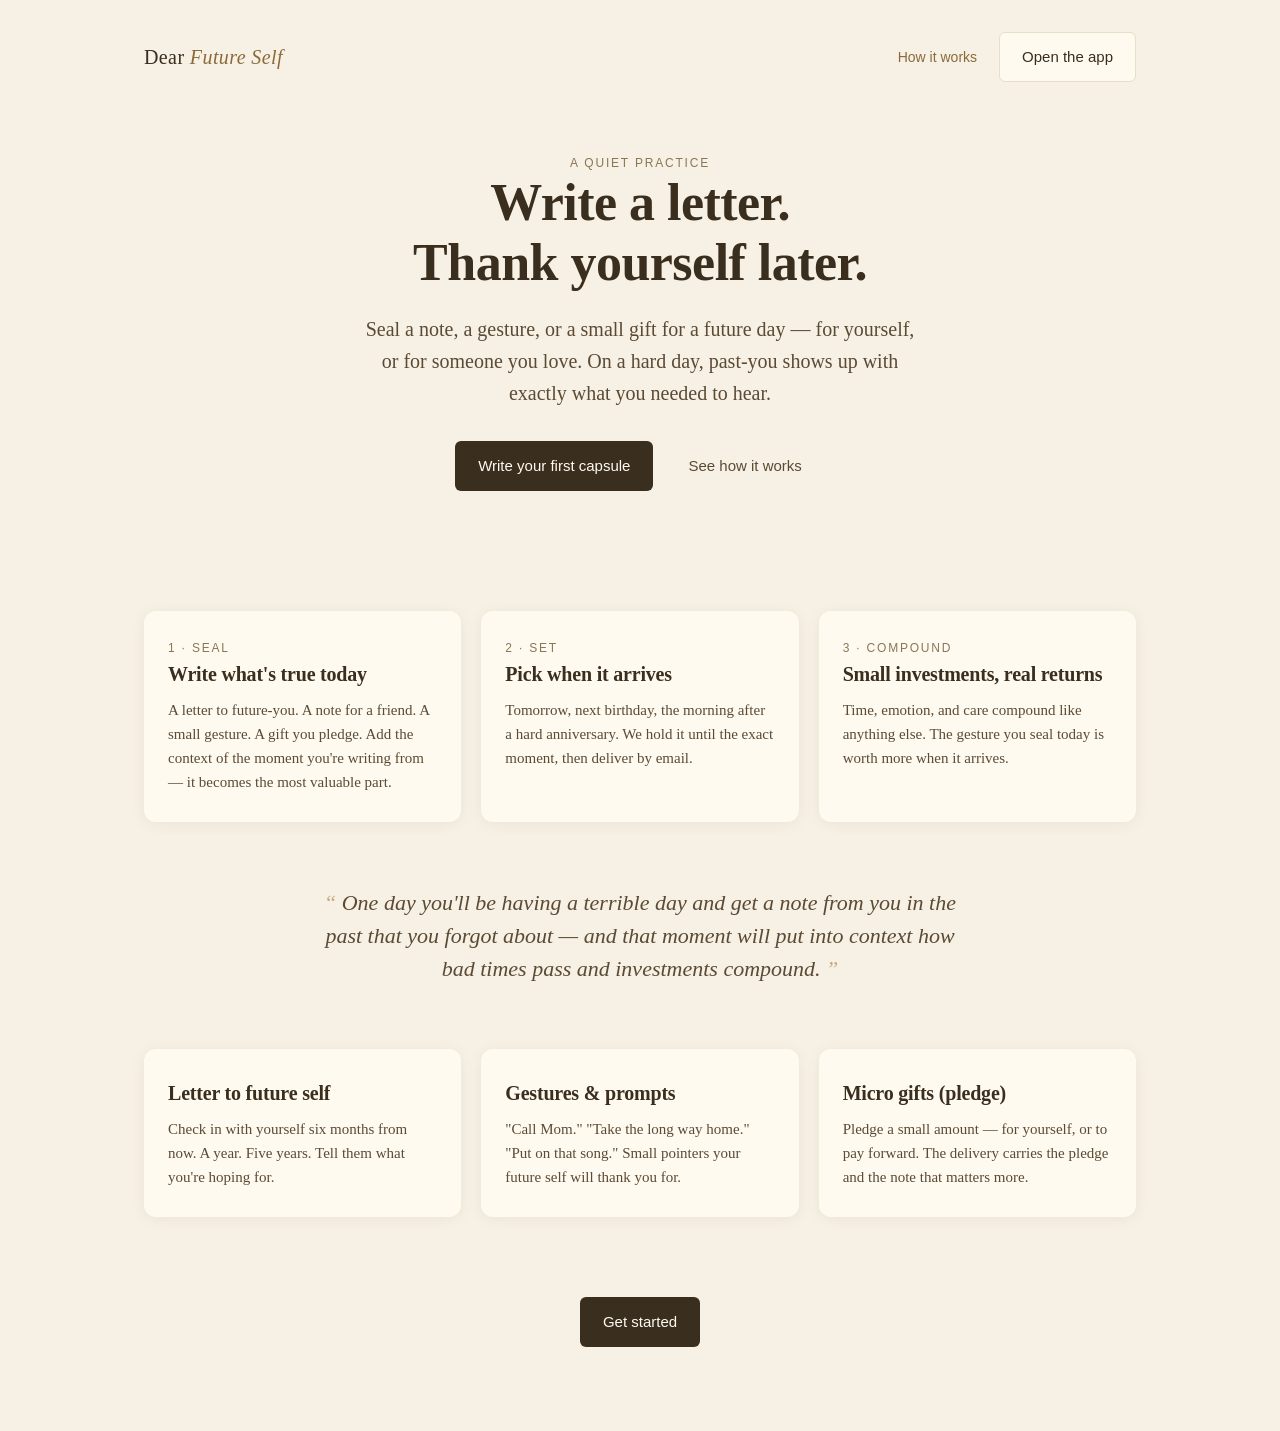
<file: public/index.html>
<!doctype html>
<html lang="en">
<head>
  <meta charset="utf-8" />
  <meta name="viewport" content="width=device-width, initial-scale=1" />
  <title>Dear Future Self — send yourself forward</title>
  <meta name="description" content="Write a letter, pledge a small gift, set a gesture — and have it arrive on a day you'll need it." />
  <link rel="stylesheet" href="./css/styles.css" />
</head>
<body>
  <div class="site">
    <nav class="nav">
      <div class="brand">Dear <em>Future Self</em></div>
      <div class="links">
        <a href="#how">How it works</a>
        <a href="./app.html" class="btn btn-secondary">Open the app</a>
      </div>
    </nav>

    <section class="hero">
      <div class="eyebrow">A quiet practice</div>
      <h1>Write a letter.<br/>Thank yourself later.</h1>
      <p class="lede">
        Seal a note, a gesture, or a small gift for a future day — for yourself,
        or for someone you love. On a hard day, past-you shows up with exactly what
        you needed to hear.
      </p>
      <div class="cta-row">
        <a href="./app.html" class="btn btn-primary">Write your first capsule</a>
        <a href="#how" class="btn btn-ghost">See how it works</a>
      </div>
    </section>

    <section id="how" class="grid-3">
      <div class="feature">
        <div class="eyebrow">1 · Seal</div>
        <h3>Write what's true today</h3>
        <p>A letter to future-you. A note for a friend. A small gesture. A gift you pledge. Add the context of the moment you're writing from — it becomes the most valuable part.</p>
      </div>
      <div class="feature">
        <div class="eyebrow">2 · Set</div>
        <h3>Pick when it arrives</h3>
        <p>Tomorrow, next birthday, the morning after a hard anniversary. We hold it until the exact moment, then deliver by email.</p>
      </div>
      <div class="feature">
        <div class="eyebrow">3 · Compound</div>
        <h3>Small investments, real returns</h3>
        <p>Time, emotion, and care compound like anything else. The gesture you seal today is worth more when it arrives.</p>
      </div>
    </section>

    <blockquote class="quote">
      One day you'll be having a terrible day and get a note from you in the past
      that you forgot about — and that moment will put into context how bad times
      pass and investments compound.
    </blockquote>

    <section class="grid-3" style="margin-bottom:80px;">
      <div class="feature">
        <h3>Letter to future self</h3>
        <p>Check in with yourself six months from now. A year. Five years. Tell them what you're hoping for.</p>
      </div>
      <div class="feature">
        <h3>Gestures & prompts</h3>
        <p>"Call Mom." "Take the long way home." "Put on that song." Small pointers your future self will thank you for.</p>
      </div>
      <div class="feature">
        <h3>Micro gifts (pledge)</h3>
        <p>Pledge a small amount — for yourself, or to pay forward. The delivery carries the pledge and the note that matters more.</p>
      </div>
    </section>

    <div class="center" style="margin-bottom:60px;">
      <a href="./app.html" class="btn btn-primary">Get started</a>
    </div>
  </div>
</body>
</html>
</file>
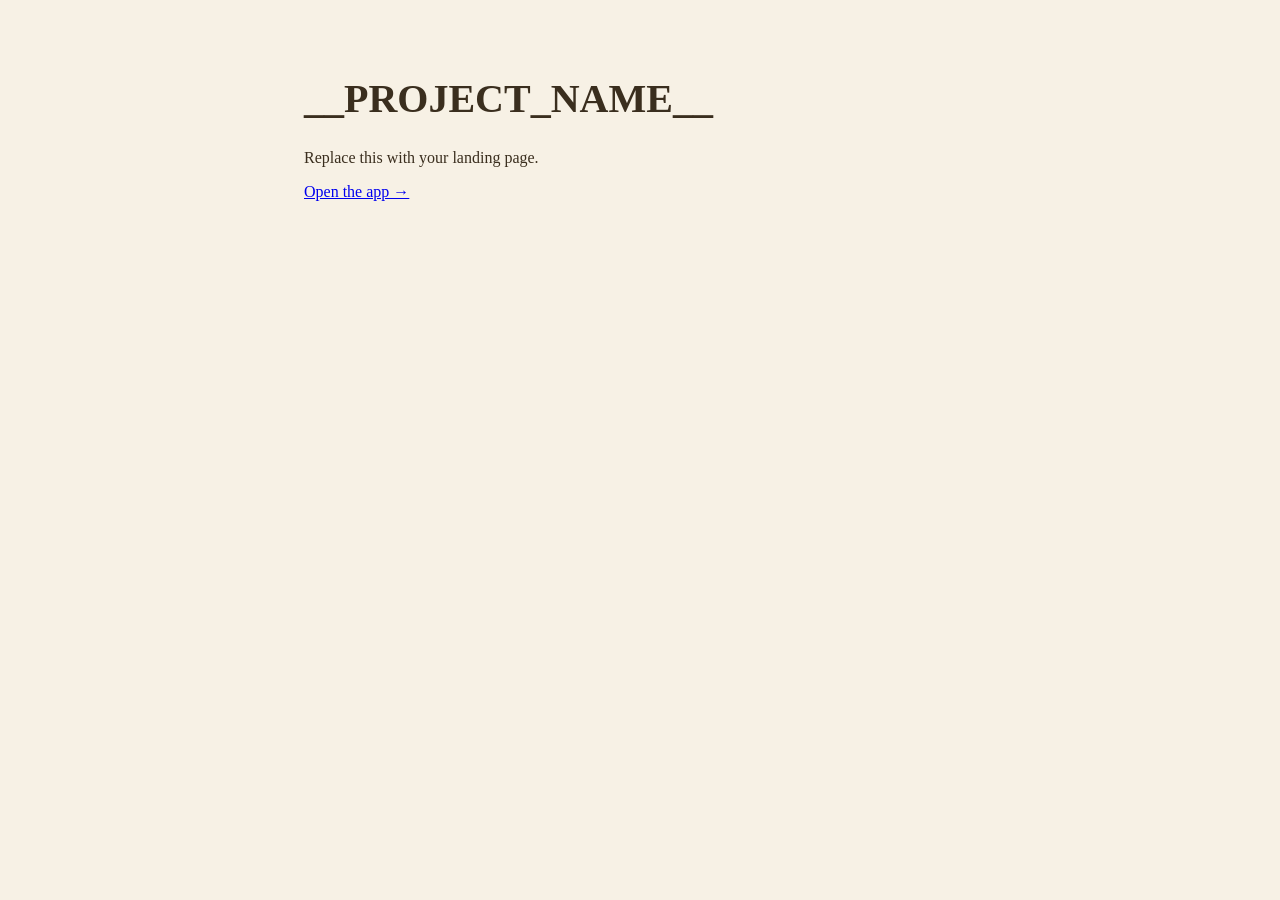
<file: templates/supabase-netlify-starter/public/index.html>
<!doctype html>
<html lang="en">
<head>
  <meta charset="utf-8" />
  <meta name="viewport" content="width=device-width, initial-scale=1" />
  <title>__PROJECT_NAME__</title>
  <link rel="stylesheet" href="./css/styles.css" />
</head>
<body>
  <main class="wrap">
    <h1>__PROJECT_NAME__</h1>
    <p>Replace this with your landing page.</p>
    <p><a href="./app.html">Open the app →</a></p>
  </main>
</body>
</html>
</file>
<file: public/css/styles.css>
/* Dear Future Self — warm & reflective */
:root {
  --bg: #f7f1e5;
  --bg-card: #fffaf0;
  --bg-inset: #fbf7ef;
  --accent: #c7a97a;
  --accent-deep: #8a6a3a;
  --ink: #3a2e1e;
  --ink-soft: #5b4a34;
  --ink-muted: #8a7654;
  --line: #e8dec9;
  --danger: #a34a32;
  --success: #5e7a4a;
  --radius: 12px;
  --radius-sm: 6px;
  --shadow: 0 2px 14px rgba(90, 70, 40, 0.08);
  --shadow-lift: 0 6px 20px rgba(90, 70, 40, 0.12);
  --serif: "Georgia", "Iowan Old Style", "Times New Roman", serif;
  --sans: -apple-system, BlinkMacSystemFont, "Inter", "Segoe UI", sans-serif;
}

* { box-sizing: border-box; }

html, body {
  margin: 0;
  padding: 0;
  background: var(--bg);
  color: var(--ink);
  font-family: var(--serif);
  font-size: 17px;
  line-height: 1.6;
  -webkit-font-smoothing: antialiased;
}

a { color: var(--accent-deep); text-decoration: none; }
a:hover { text-decoration: underline; }

h1, h2, h3 { font-family: var(--serif); color: var(--ink); font-weight: 600; letter-spacing: -0.01em; }
h1 { font-size: 44px; line-height: 1.15; margin: 0 0 20px; }
h2 { font-size: 28px; margin: 0 0 16px; }
h3 { font-size: 20px; margin: 0 0 12px; }

.eyebrow {
  font-family: var(--sans);
  font-size: 12px;
  text-transform: uppercase;
  letter-spacing: 0.15em;
  color: var(--ink-muted);
  font-weight: 500;
}

/* ---------- Layout ---------- */
.site {
  max-width: 1040px;
  margin: 0 auto;
  padding: 24px;
}

.nav {
  display: flex;
  align-items: center;
  justify-content: space-between;
  padding: 8px 0 32px;
}
.nav .brand {
  font-family: var(--serif);
  font-size: 20px;
  color: var(--ink);
  letter-spacing: 0.02em;
}
.nav .brand em { font-style: italic; color: var(--accent-deep); }
.nav .links { display: flex; gap: 22px; align-items: center; font-family: var(--sans); font-size: 14px; }

/* ---------- Hero / landing ---------- */
.hero {
  padding: 40px 0 80px;
  text-align: center;
  max-width: 720px;
  margin: 0 auto;
}
.hero h1 { font-size: 52px; }
.hero .lede { font-size: 20px; color: var(--ink-soft); margin: 0 auto 32px; max-width: 560px; }
.hero .cta-row { display: flex; gap: 12px; justify-content: center; flex-wrap: wrap; }

.grid-3 {
  display: grid;
  grid-template-columns: repeat(3, 1fr);
  gap: 20px;
  margin: 40px 0;
}
@media (max-width: 720px) { .grid-3 { grid-template-columns: 1fr; } }

.feature {
  background: var(--bg-card);
  padding: 28px 24px;
  border-radius: var(--radius);
  box-shadow: var(--shadow);
}
.feature h3 { margin-bottom: 8px; }
.feature p { color: var(--ink-soft); margin: 0; font-size: 15px; }

.quote {
  font-family: var(--serif);
  font-style: italic;
  font-size: 22px;
  color: var(--ink-soft);
  text-align: center;
  max-width: 640px;
  margin: 64px auto;
  line-height: 1.5;
}
.quote::before, .quote::after { color: var(--accent); }
.quote::before { content: "\201C"; }
.quote::after { content: "\201D"; }

/* ---------- Buttons ---------- */
.btn {
  display: inline-flex;
  align-items: center;
  justify-content: center;
  padding: 12px 22px;
  font-family: var(--sans);
  font-size: 15px;
  font-weight: 500;
  border-radius: var(--radius-sm);
  border: 1px solid transparent;
  cursor: pointer;
  transition: transform 0.05s ease, box-shadow 0.15s ease, background 0.15s ease;
  text-decoration: none;
}
.btn:hover { text-decoration: none; transform: translateY(-1px); }
.btn-primary { background: var(--ink); color: #fffaf0; }
.btn-primary:hover { background: #1e160b; box-shadow: var(--shadow-lift); }
.btn-secondary { background: var(--bg-card); color: var(--ink); border-color: var(--line); }
.btn-secondary:hover { background: #fff; }
.btn-ghost { background: transparent; color: var(--ink-soft); }
.btn-ghost:hover { color: var(--ink); }
.btn-danger { background: transparent; color: var(--danger); border-color: transparent; }

/* ---------- Forms ---------- */
.card {
  background: var(--bg-card);
  border-radius: var(--radius);
  padding: 32px;
  box-shadow: var(--shadow);
}

.field { margin-bottom: 20px; }
.field label {
  display: block;
  font-family: var(--sans);
  font-size: 13px;
  font-weight: 500;
  color: var(--ink-soft);
  margin-bottom: 6px;
  text-transform: uppercase;
  letter-spacing: 0.08em;
}
.field .hint {
  font-family: var(--sans);
  font-size: 13px;
  color: var(--ink-muted);
  margin-top: 6px;
}

input[type="text"],
input[type="email"],
input[type="url"],
input[type="number"],
input[type="datetime-local"],
textarea,
select {
  width: 100%;
  padding: 12px 14px;
  font-family: var(--serif);
  font-size: 16px;
  color: var(--ink);
  background: var(--bg-inset);
  border: 1px solid var(--line);
  border-radius: var(--radius-sm);
  outline: none;
  transition: border-color 0.15s, box-shadow 0.15s;
}
input:focus, textarea:focus, select:focus {
  border-color: var(--accent);
  box-shadow: 0 0 0 3px rgba(199, 169, 122, 0.2);
}
textarea { resize: vertical; min-height: 160px; line-height: 1.6; }

.row-2 { display: grid; grid-template-columns: 1fr 1fr; gap: 16px; }
@media (max-width: 560px) { .row-2 { grid-template-columns: 1fr; } }

/* ---------- Type picker ---------- */
.type-grid {
  display: grid;
  grid-template-columns: repeat(auto-fit, minmax(150px, 1fr));
  gap: 12px;
  margin-bottom: 24px;
}
.type-tile {
  background: var(--bg-inset);
  border: 1px solid var(--line);
  border-radius: var(--radius-sm);
  padding: 16px 12px;
  text-align: center;
  cursor: pointer;
  transition: all 0.15s;
  font-family: var(--sans);
}
.type-tile:hover { border-color: var(--accent); }
.type-tile.active {
  border-color: var(--accent-deep);
  background: #fcf3e0;
  box-shadow: 0 0 0 2px rgba(199, 169, 122, 0.2);
}
.type-tile .icon { font-size: 24px; margin-bottom: 6px; font-family: var(--serif); color: var(--accent-deep); }
.type-tile .label { font-size: 13px; font-weight: 500; color: var(--ink); }
.type-tile .sub { font-size: 11px; color: var(--ink-muted); margin-top: 2px; }

/* ---------- Capsule list ---------- */
.capsule-list { display: flex; flex-direction: column; gap: 14px; }
.capsule-item {
  background: var(--bg-card);
  border-radius: var(--radius);
  padding: 20px 22px;
  box-shadow: var(--shadow);
  display: grid;
  grid-template-columns: 60px 1fr auto;
  gap: 18px;
  align-items: center;
}
.capsule-item .when {
  text-align: center;
  font-family: var(--serif);
}
.capsule-item .when .day {
  font-size: 22px;
  color: var(--ink);
  font-weight: 600;
}
.capsule-item .when .mon {
  font-size: 11px;
  text-transform: uppercase;
  letter-spacing: 0.1em;
  color: var(--ink-muted);
  margin-top: 2px;
}
.capsule-item .meta {
  font-family: var(--sans);
  font-size: 12px;
  color: var(--ink-muted);
  text-transform: uppercase;
  letter-spacing: 0.1em;
  margin-bottom: 4px;
}
.capsule-item .title {
  font-family: var(--serif);
  font-size: 18px;
  color: var(--ink);
  margin-bottom: 2px;
}
.capsule-item .preview {
  font-size: 14px;
  color: var(--ink-soft);
  overflow: hidden;
  text-overflow: ellipsis;
  display: -webkit-box;
  -webkit-line-clamp: 1;
  -webkit-box-orient: vertical;
}
.capsule-item .status {
  font-family: var(--sans);
  font-size: 12px;
  padding: 4px 10px;
  border-radius: 999px;
}
.status-scheduled { background: #f5ead7; color: var(--accent-deep); }
.status-delivered { background: #e3ecd7; color: var(--success); }
.status-failed { background: #f7dcd2; color: var(--danger); }
.status-cancelled { background: #ece6d8; color: var(--ink-muted); }

.empty {
  text-align: center;
  padding: 48px 24px;
  color: var(--ink-muted);
  font-style: italic;
}

/* ---------- Tabs ---------- */
.tabs {
  display: flex;
  gap: 4px;
  margin-bottom: 24px;
  border-bottom: 1px solid var(--line);
}
.tab {
  font-family: var(--sans);
  font-size: 14px;
  padding: 10px 18px;
  cursor: pointer;
  color: var(--ink-muted);
  border-bottom: 2px solid transparent;
  margin-bottom: -1px;
  background: none;
  border-left: none;
  border-right: none;
  border-top: none;
}
.tab:hover { color: var(--ink); }
.tab.active { color: var(--ink); border-bottom-color: var(--accent-deep); font-weight: 500; }

/* ---------- Banner ---------- */
.banner {
  background: #fcf3e0;
  border: 1px solid #e8d5a8;
  color: var(--ink-soft);
  padding: 12px 18px;
  border-radius: var(--radius-sm);
  font-family: var(--sans);
  font-size: 14px;
  margin-bottom: 24px;
}
.banner code { background: #fffaf0; padding: 2px 6px; border-radius: 3px; font-size: 12px; }

/* ---------- Modal ---------- */
.modal-backdrop {
  position: fixed; inset: 0;
  background: rgba(40, 30, 20, 0.45);
  display: none;
  align-items: center; justify-content: center;
  z-index: 50;
  padding: 20px;
}
.modal-backdrop.open { display: flex; }
.modal {
  background: var(--bg-card);
  max-width: 640px; width: 100%;
  max-height: 90vh; overflow-y: auto;
  border-radius: var(--radius);
  padding: 32px;
  box-shadow: var(--shadow-lift);
}
.modal .close {
  float: right;
  background: none; border: none; cursor: pointer;
  font-size: 22px; color: var(--ink-muted);
}

/* ---------- Utility ---------- */
.stack > * + * { margin-top: 16px; }
.row { display: flex; gap: 12px; align-items: center; }
.row.end { justify-content: flex-end; }
.spacer { flex: 1; }
.hidden { display: none !important; }
.muted { color: var(--ink-muted); }
.small { font-size: 13px; font-family: var(--sans); }
.center { text-align: center; }

/* ---------- Top nav tabs (Capsules / Pins) ---------- */
.topnav {
  display: flex;
  gap: 4px;
  margin-bottom: 28px;
  padding-bottom: 2px;
  border-bottom: 1px solid var(--line);
}
.topnav .topnav-link {
  font-family: var(--sans);
  font-size: 15px;
  padding: 10px 18px;
  cursor: pointer;
  color: var(--ink-muted);
  border-bottom: 2px solid transparent;
  margin-bottom: -1px;
  background: none;
  border-left: none;
  border-right: none;
  border-top: none;
  text-decoration: none;
}
.topnav .topnav-link:hover { color: var(--ink); text-decoration: none; }
.topnav .topnav-link.active { color: var(--ink); border-bottom-color: var(--accent-deep); font-weight: 500; }

/* ---------- Tag chips ---------- */
.chips {
  display: flex;
  flex-wrap: wrap;
  gap: 6px;
  padding: 8px;
  background: var(--bg-inset);
  border: 1px solid var(--line);
  border-radius: var(--radius-sm);
  min-height: 44px;
  align-items: center;
}
.chip {
  background: #f5ead7;
  color: var(--accent-deep);
  padding: 4px 10px;
  border-radius: 999px;
  font-family: var(--sans);
  font-size: 13px;
  display: inline-flex;
  align-items: center;
  gap: 6px;
}
.chip .x {
  cursor: pointer;
  color: var(--ink-muted);
  font-weight: 700;
  margin-left: 2px;
  line-height: 1;
}
.chip .x:hover { color: var(--danger); }
.chips input {
  flex: 1;
  min-width: 120px;
  border: none;
  background: transparent;
  outline: none;
  padding: 4px 6px;
  font-family: var(--serif);
  font-size: 15px;
}

/* ---------- Sentiment picker ---------- */
.sentiment-row { display: flex; gap: 10px; }
.sentiment-opt {
  flex: 1;
  padding: 10px;
  background: var(--bg-inset);
  border: 1px solid var(--line);
  border-radius: var(--radius-sm);
  cursor: pointer;
  font-family: var(--sans);
  font-size: 14px;
  text-align: center;
  transition: all 0.15s;
}
.sentiment-opt:hover { border-color: var(--accent); }
.sentiment-opt.active {
  border-color: var(--accent-deep);
  background: #fcf3e0;
  box-shadow: 0 0 0 2px rgba(199, 169, 122, 0.2);
}

/* ---------- Location widget ---------- */
.location-row {
  display: flex;
  gap: 8px;
  align-items: center;
  flex-wrap: wrap;
}
.location-row input { flex: 1; min-width: 180px; }
.loc-status {
  font-family: var(--sans);
  font-size: 13px;
  color: var(--ink-muted);
  margin-top: 6px;
}
.loc-status.ok { color: var(--success); }
.loc-status.err { color: var(--danger); }

/* ---------- Pin item ---------- */
.pin-item {
  background: var(--bg-card);
  border-radius: var(--radius);
  padding: 18px 20px;
  box-shadow: var(--shadow);
  cursor: pointer;
  transition: transform 0.08s, box-shadow 0.15s;
}
.pin-item:hover { transform: translateY(-1px); box-shadow: var(--shadow-lift); }
.pin-item .pin-head {
  display: flex;
  align-items: center;
  gap: 10px;
  margin-bottom: 6px;
}
.pin-item .pin-sentiment {
  width: 22px; height: 22px;
  border-radius: 50%;
  display: inline-flex; align-items: center; justify-content: center;
  font-size: 13px;
  flex-shrink: 0;
}
.pin-sentiment.positive { background: #e3ecd7; color: var(--success); }
.pin-sentiment.negative { background: #f7dcd2; color: var(--danger); }
.pin-sentiment.neutral { background: var(--bg-inset); color: var(--ink-muted); }
.pin-item .pin-title {
  font-family: var(--serif);
  font-size: 18px;
  color: var(--ink);
  flex: 1;
}
.pin-item .pin-distance {
  font-family: var(--sans);
  font-size: 12px;
  color: var(--accent-deep);
  font-weight: 500;
}
.pin-item .pin-meta {
  font-family: var(--sans);
  font-size: 13px;
  color: var(--ink-muted);
}
.pin-item .pin-body {
  margin-top: 6px;
  font-size: 15px;
  color: var(--ink-soft);
  overflow: hidden;
  text-overflow: ellipsis;
  display: -webkit-box;
  -webkit-line-clamp: 2;
  -webkit-box-orient: vertical;
}
.pin-item .pin-tags { margin-top: 8px; display: flex; flex-wrap: wrap; gap: 4px; }
.pin-item .pin-tag {
  font-family: var(--sans);
  font-size: 12px;
  color: var(--accent-deep);
  background: #f5ead7;
  padding: 2px 8px;
  border-radius: 999px;
}

/* ---------- Nearby pulse ---------- */
.nearby-strip {
  background: linear-gradient(135deg, #fcf3e0, #fffaf0);
  border: 1px solid #e8d5a8;
  border-radius: var(--radius);
  padding: 16px 20px;
  margin-bottom: 20px;
  display: flex;
  align-items: center;
  gap: 14px;
}
.nearby-strip.inactive { opacity: 0.75; }
.nearby-strip .dot {
  width: 10px; height: 10px; border-radius: 50%;
  background: var(--success);
  box-shadow: 0 0 0 0 rgba(94, 122, 74, 0.5);
  animation: pulse 2s infinite;
}
.nearby-strip.inactive .dot { background: var(--ink-muted); animation: none; }
@keyframes pulse {
  0% { box-shadow: 0 0 0 0 rgba(94, 122, 74, 0.5); }
  70% { box-shadow: 0 0 0 10px rgba(94, 122, 74, 0); }
  100% { box-shadow: 0 0 0 0 rgba(94, 122, 74, 0); }
}

/* ---------- Read-capsule view ---------- */
.capsule-full .seal-note {
  background: var(--bg-inset);
  border-left: 3px solid var(--accent);
  padding: 14px 18px;
  border-radius: 4px;
  font-style: italic;
  color: var(--ink-soft);
  margin: 18px 0;
}
.capsule-full .gesture-block,
.capsule-full .gift-block {
  background: #f5ead7;
  padding: 18px;
  border-radius: var(--radius-sm);
  text-align: center;
  margin: 18px 0;
}
.capsule-full .gift-amount {
  font-size: 28px;
  color: var(--ink);
  margin-top: 4px;
}
.capsule-full .body {
  white-space: pre-wrap;
  margin-top: 18px;
  font-size: 18px;
  line-height: 1.7;
}
</file>
<file: templates/supabase-netlify-starter/public/css/styles.css>
:root {
  --bg: #f7f1e5; --ink: #3a2e1e; --accent: #c7a97a;
}
* { box-sizing: border-box; }
body { margin:0; background:var(--bg); color:var(--ink); font-family: Georgia, serif; }
.wrap { max-width: 720px; margin: 0 auto; padding: 48px 24px; }
.hidden { display: none; }
h1 { font-size: 40px; }
h2 { font-size: 28px; }
input, button {
  font: inherit; padding: 10px 12px; border-radius: 6px;
  border: 1px solid rgba(0,0,0,0.1); background: #fffaf0;
}
button { cursor: pointer; background: var(--ink); color: #fffaf0; border: none; }
form { display: flex; gap: 8px; }
input { flex: 1; }
</file>
